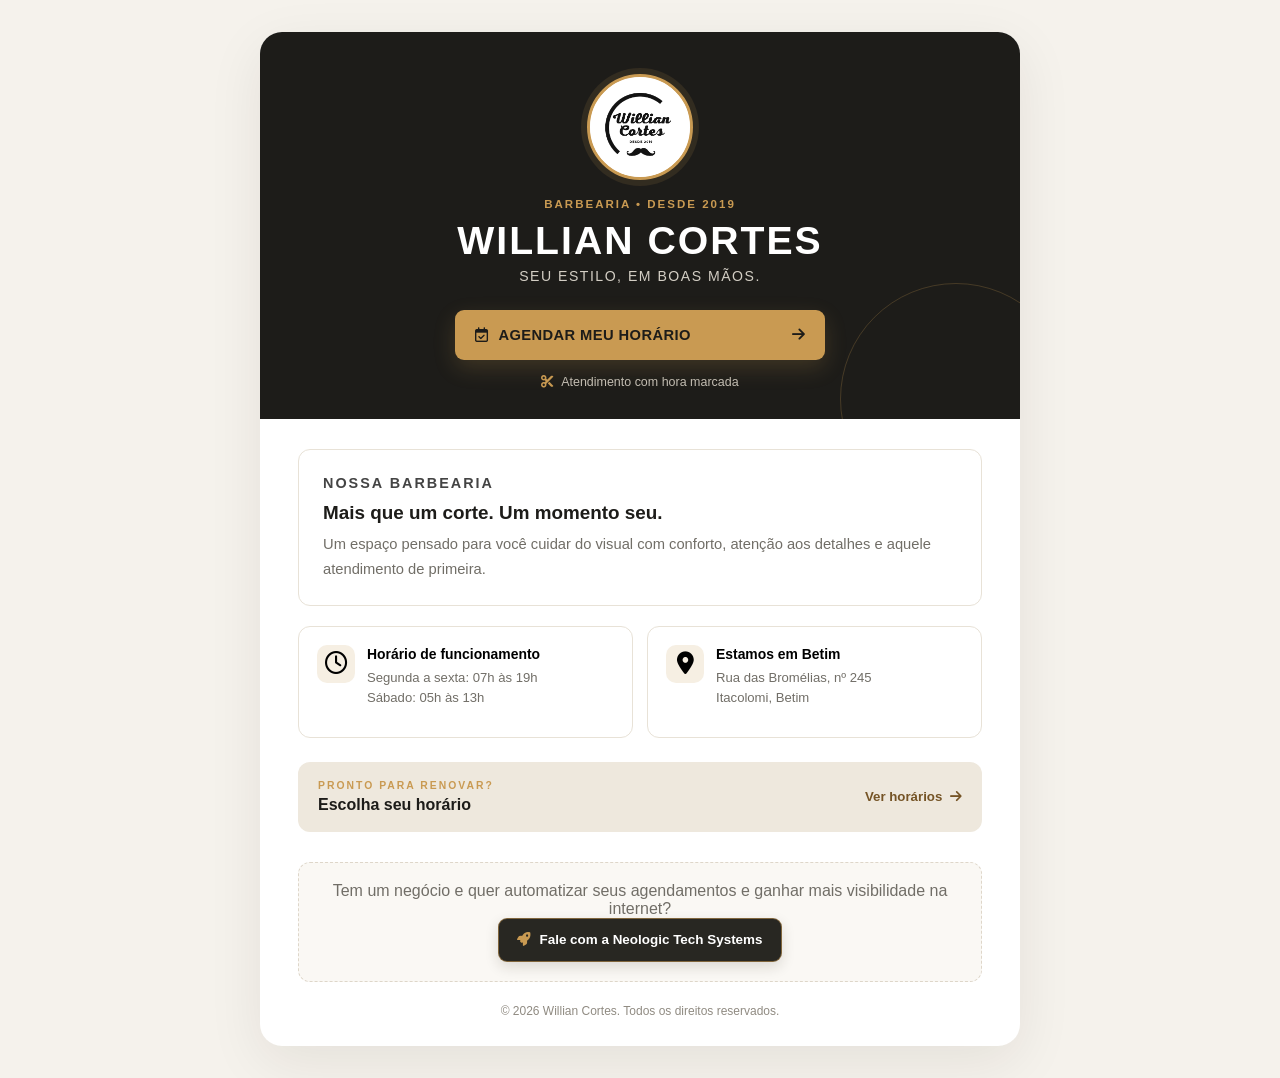
<file: index.html>
<!DOCTYPE html>
<html lang="pt-BR">
<head>
    <meta charset="UTF-8">
    <meta name="viewport" content="width=device-width, initial-scale=1.0">
    <meta name="theme-color" content="#171715">
    <meta name="description" content="Agende seu horário na barbearia Willian Cortes, no bairro Itacolomi, em Betim. Atendimento com hora marcada para cuidar do seu estilo.">
    <title>Willian Cortes | Barbearia</title>
    <meta property="og:type" content="website">
    <meta property="og:locale" content="pt_BR">
    <meta property="og:site_name" content="Willian Cortes">
    <meta property="og:title" content="Willian Cortes | Barbearia em Betim">
    <meta property="og:description" content="Agende seu horário na barbearia Willian Cortes, no bairro Itacolomi, em Betim. Atendimento com hora marcada para cuidar do seu estilo.">
    <meta property="og:url" content="https://agendamento-barbearia-willian-corte.vercel.app/">
    <meta property="og:image" content="https://agendamento-barbearia-willian-corte.vercel.app/logo.jpg.jpg">
    <meta property="og:image:secure_url" content="https://agendamento-barbearia-willian-corte.vercel.app/logo.jpg.jpg">
    <meta property="og:image:type" content="image/jpeg">
    <meta property="og:image:width" content="782">
    <meta property="og:image:height" content="782">
    <meta property="og:image:alt" content="Logo da barbearia Willian Cortes">
    <meta name="twitter:card" content="summary_large_image">
    <meta name="twitter:title" content="Willian Cortes | Barbearia em Betim">
    <meta name="twitter:description" content="Agende seu horário na barbearia Willian Cortes, no bairro Itacolomi, em Betim.">
    <meta name="twitter:image" content="https://agendamento-barbearia-willian-corte.vercel.app/logo.jpg.jpg">
    <link rel="stylesheet" href="style.css">
    <link rel="stylesheet" href="barbearia-pages.css">
    <link rel="stylesheet" href="https://cdnjs.cloudflare.com/ajax/libs/font-awesome/6.5.1/css/all.min.css">
</head>
<body class="landing-page">
    <main class="app-container landing-container">
        <header class="landing-header">
            <div class="brand-logo-container">
                <img src="logo.jpg.jpg" alt="Logo da barbearia Willian Cortes">
            </div>
            <p class="landing-eyebrow">Barbearia • Desde 2019</p>
            <h1>Willian Cortes</h1>
            <p class="tagline">Seu estilo, em boas mãos.</p>
            <a href="agendar.html" class="btn-primary-action">
                <i class="fa-regular fa-calendar-check" aria-hidden="true"></i>
                Agendar meu horário
                <i class="fa-solid fa-arrow-right landing-button-arrow" aria-hidden="true"></i>
            </a>
            <p class="landing-trust"><i class="fa-solid fa-scissors" aria-hidden="true"></i> Atendimento com hora marcada</p>
        </header>

        <section class="section about-section">
            <p class="section-kicker">Nossa barbearia</p>
            <h2>Mais que um corte. Um momento seu.</h2>
            <p>Um espaço pensado para você cuidar do visual com conforto, atenção aos detalhes e aquele atendimento de primeira.</p>
        </section>

        <section class="section info-section" aria-label="Informações da barbearia">
            <article class="info-card">
                <span class="info-icon"><i class="fa-regular fa-clock" aria-hidden="true"></i></span>
                <div>
                    <h3>Horário de funcionamento</h3>
                    <p>Segunda a sexta: 07h às 19h<br>Sábado: 05h às 13h</p>
                </div>
            </article>
            <article class="info-card">
                <span class="info-icon"><i class="fa-solid fa-location-dot" aria-hidden="true"></i></span>
                <div>
                    <h3>Estamos em Betim</h3>
                    <p>Rua das Bromélias, nº 245<br>Itacolomi, Betim</p>
                </div>
            </article>
        </section>

        <section class="landing-booking-prompt">
            <div>
                <p class="section-kicker">Pronto para renovar?</p>
                <h2>Escolha seu horário</h2>
            </div>
            <a href="agendar.html" class="landing-secondary-link">Ver horários <i class="fa-solid fa-arrow-right" aria-hidden="true"></i></a>
        </section>

        <aside class="powered-by">
            <p>Tem um negócio e quer automatizar seus agendamentos e ganhar mais visibilidade na internet?</p>
            <a href="https://api.whatsapp.com/send?phone=5531972478571&text=Ol%C3%A1!%20Gostaria%20de%20ter%20um%20sistema%20de%20agendamento%20como%20o%20da%20Neologic%20Tech%20Systems%20para%20o%20meu%20neg%C3%B3cio."
               target="_blank" rel="noopener noreferrer">
                <i class="fa-solid fa-rocket" aria-hidden="true"></i> Fale com a Neologic Tech Systems
            </a>
        </aside>

        <footer class="landing-footer">
            <p>&copy; 2026 Willian Cortes. Todos os direitos reservados.</p>
        </footer>
    </main>
</body>
</html>
</file>
<file: style.css>
* {
    margin: 0;
    padding: 0;
    box-sizing: border-box;
    font-family: 'Segoe UI', Tahoma, Geneva, Verdana, sans-serif;
}

body {
    background-color: #F4F4F9;
    color: #000000;
    display: flex;
    justify-content: center;
    min-height: 100vh;
}

.app-container {
    width: 100%;
    max-width: 480px;
    background-color: #FFFFFF;
    padding: 20px;
    padding-bottom: 130px;
    box-shadow: 0 0 30px rgba(0, 0, 0, 0.08);
    border-left: 1px solid #EAEAEA;
    border-right: 1px solid #EAEAEA;
}

/* Cabeçalho Minimalista */
.barber-header {
    border-bottom: 1px solid #EAEAEA;
    padding-bottom: 18px;
    margin-bottom: 25px;
    text-align: center;
}

.brand-info {
    display: flex;
    flex-direction: column;
    align-items: center;
    gap: 8px;
}

.brand-logo-container {
    width: 90px;
    height: 90px;
    background: #FFFFFF;
    border: 2px solid #000000;
    border-radius: 50%;
    display: flex;
    align-items: center;
    justify-content: center;
    margin: 0 auto 15px auto;
    overflow: hidden;
}

.brand-info h1 {
    font-size: 1.6rem;
    letter-spacing: 1.5px;
    color: #000000;
    text-transform: uppercase;
    font-weight: 700;
}

.brand-info p {
    font-size: 0.75rem;
    color: #666666;
    letter-spacing: 3px;
    text-transform: uppercase;
    font-weight: 500;
}

.section {
    margin-bottom: 25px;
}

.section h2 {
    font-size: 1.05rem;
    margin-bottom: 12px;
    color: #000000;
    text-transform: uppercase;
    letter-spacing: 1px;
    border-left: 3px solid #000000;
    padding-left: 8px;
}

/* Cards de Barbeiros */
.barbers-grid {
    display: grid;
    grid-template-columns: 1fr 1fr;
    gap: 12px;
}

.barber-card {
    background: #F9F9F9;
    border: 1px solid #EAEAEA;
    border-radius: 6px;
    padding: 15px;
    text-align: center;
    cursor: pointer;
    transition: 0.2s;
}

.barber-card.active {
    border-color: #000000 !important;
    background: #EEEEEE !important;
}

.barber-avatar {
    font-size: 1.5rem;
    color: #000000;
    margin-bottom: 8px;
}

.barber-card h3 {
    font-size: 1rem;
    color: #000000;
    font-weight: 600;
}

/* Grade de Serviços */
.services-grid {
    display: grid;
    grid-template-columns: 1fr 1fr;
    gap: 10px;
}

.service-card {
    background: #F9F9F9;
    border: 1px solid #EAEAEA;
    border-radius: 6px;
    padding: 12px 10px;
    display: flex;
    flex-direction: column;
    justify-content: space-between;
    align-items: flex-start;
    cursor: pointer;
    transition: 0.2s;
    gap: 8px;
}

.service-card.active {
    border-color: #000000 !important;
    background: #EEEEEE !important;
}

.service-info {
    width: 100%;
}

.service-info h3 {
    font-size: 0.85rem;
    margin-bottom: 0;
    color: #000000;
    display: flex;
    align-items: flex-start;
    gap: 6px;
    line-height: 1.3;
}

.service-info span {
    font-size: 0.78rem;
    color: #666666;
}

.price {
    font-weight: bold;
    color: #000000;
    font-size: 0.85rem;
    background: #EEEEEE;
    padding: 6px;
    border-radius: 4px;
    border: 1px solid #DDDDDD;
    width: 100%;
    text-align: center;
    margin-top: auto;
}

/* Inputs */
.datetime-inputs, .client-inputs {
    display: flex;
    flex-direction: column;
    gap: 12px;
}

.input-group {
    display: flex;
    flex-direction: column;
    gap: 5px;
}

.input-group label {
    font-size: 0.85rem;
    color: #555555;
}

input, select {
    width: 100%;
    padding: 12px;
    background: #F9F9F9;
    border: 1px solid #DDDDDD;
    border-radius: 6px;
    color: #000000;
    font-size: 1rem;
    outline: none;
    transition: 0.2s;
}

input:focus, select:focus {
    border-color: #000000;
    background: #FFFFFF;
}

/* Rodapé Fixo com Botão */
.footer-action {
    position: fixed;
    bottom: 0;
    left: 50%;
    transform: translateX(-50%);
    width: 100%;
    max-width: 480px;
    padding: 15px 20px;
    background: #FFFFFF;
    border-top: 1px solid #EAEAEA;
    z-index: 99;
}

.btn-whatsapp {
    width: 100%;
    padding: 15px;
    background-color: #000000;
    color: #FFFFFF;
    border: none;
    border-radius: 6px;
    font-size: 1.05rem;
    font-weight: bold;
    cursor: pointer;
    display: flex;
    justify-content: center;
    align-items: center;
    gap: 10px;
    transition: 0.2s;
    text-transform: uppercase;
    letter-spacing: 0.5px;
}

.btn-whatsapp:hover {
    background-color: #333333;
}

/* Estilos específicos para a Landing Page */
.landing-container {
    text-align: center;
    padding-bottom: 40px;
}

.landing-header {
    padding: 30px 0 20px 0;
    border-bottom: 1px solid #EAEAEA;
    margin-bottom: 25px;
}

.landing-header h1 {
    font-size: 1.8rem;
    color: #000000;
    margin-bottom: 5px;
    letter-spacing: 1.5px;
    text-transform: uppercase;
}

.tagline {
    font-size: 0.8rem;
    color: #666666;
    text-transform: uppercase;
    letter-spacing: 3px;
}

.about-section {
    text-align: left;
    background: #F9F9F9;
    padding: 15px;
    border-radius: 6px;
    margin-bottom: 20px;
    border: 1px solid #EAEAEA;
}

.about-section p {
    font-size: 0.9rem;
    color: #444444;
    line-height: 1.5;
}

.info-section {
    display: flex;
    flex-direction: column;
    gap: 12px;
    margin-bottom: 30px;
}

.info-card {
    background: #F9F9F9;
    padding: 12px 15px;
    border-radius: 6px;
    display: flex;
    align-items: center;
    gap: 15px;
    text-align: left;
    border: 1px solid #EAEAEA;
}

.info-card i {
    font-size: 1.4rem;
    color: #000000;
}

.info-card h3 {
    font-size: 0.95rem;
    color: #000000;
    margin-bottom: 3px;
}

.info-card p {
    font-size: 0.8rem;
    color: #666666;
}

.landing-action {
    margin-top: 20px;
}

.btn-primary-action {
    display: flex;
    justify-content: center;
    align-items: center;
    gap: 10px;
    width: 100%;
    padding: 16px;
    background-color: #000000;
    color: #FFFFFF;
    text-decoration: none;
    border-radius: 6px;
    font-size: 1.05rem;
    font-weight: bold;
    text-transform: uppercase;
    letter-spacing: 1px;
    transition: 0.2s;
}

.btn-primary-action:hover {
    background-color: #333333;
}

.landing-footer {
    margin-top: 30px;
    font-size: 0.75rem;
    color: #888888;
}
</file>
<file: barbearia-pages.css>
/* Styles for the public home and booking pages only; the management panel keeps style.css unchanged. */
.landing-page,
.booking-page {
    --page-ink: #1d1c19;
    --page-muted: #716e67;
    --page-accent: #c99a52;
    --page-paper: #f5f2ec;
    --page-line: #e8e2d7;
    background: var(--page-paper);
    color: var(--page-ink);
}

.landing-page .app-container,
.booking-page .app-container {
    max-width: 760px;
    border: 0;
    box-shadow: 0 16px 55px rgba(32, 27, 19, 0.08);
}

.landing-page .app-container {
    margin: 32px 16px;
    padding: 0 38px 28px;
    border-radius: 22px;
}

.landing-page .landing-header {
    position: relative;
    padding: 42px 12px 30px;
    margin: 0 -38px 30px;
    overflow: hidden;
    background: #1d1c19;
    border: 0;
    border-radius: 22px 22px 0 0;
    color: #fff;
}

.landing-page .landing-header::after {
    position: absolute;
    right: -52px;
    bottom: -96px;
    width: 230px;
    height: 230px;
    border: 1px solid rgba(201, 154, 82, 0.24);
    border-radius: 50%;
    content: "";
    pointer-events: none;
}

.landing-page .brand-logo-container {
    width: 106px;
    height: 106px;
    margin-bottom: 18px;
    border: 3px solid var(--page-accent);
    box-shadow: 0 0 0 6px rgba(201, 154, 82, 0.12);
}

.landing-page .brand-logo-container img {
    width: 100%;
    height: 100%;
    object-fit: cover;
    border-radius: 50%;
}

.landing-eyebrow,
.section-kicker {
    color: var(--page-accent);
    font-size: 0.72rem;
    font-weight: 800;
    letter-spacing: 2px;
    text-transform: uppercase;
}

.landing-page .landing-header h1 {
    margin: 9px 0 5px;
    color: #fff;
    font-size: clamp(1.8rem, 6vw, 2.45rem);
    letter-spacing: 2px;
}

.landing-page .tagline {
    color: #d3cec4;
    font-size: 0.88rem;
    letter-spacing: 1.5px;
}

.landing-page .btn-primary-action {
    position: relative;
    z-index: 1;
    max-width: 370px;
    margin: 26px auto 0;
    padding: 17px 20px;
    border-radius: 9px;
    background: var(--page-accent);
    color: #1d1c19;
    font-size: 0.92rem;
    letter-spacing: 0.4px;
    box-shadow: 0 8px 22px rgba(201, 154, 82, 0.2);
}

.landing-page .btn-primary-action:hover {
    background: #d8ad6b;
}

.landing-button-arrow {
    margin-left: auto;
}

.landing-trust {
    margin-top: 15px;
    color: #c3beb4;
    font-size: 0.78rem;
}

.landing-trust i {
    margin-right: 5px;
    color: var(--page-accent);
}

.landing-page .about-section {
    margin-bottom: 20px;
    padding: 23px 24px;
    border: 1px solid var(--page-line);
    border-radius: 12px;
    background: #fff;
}

.landing-page .about-section .section-kicker {
    margin-bottom: 7px;
}

.landing-page .about-section h2,
.landing-booking-prompt h2 {
    margin: 0 0 8px;
    color: var(--page-ink);
    font-size: 1.18rem;
    letter-spacing: 0;
    text-transform: none;
    border: 0;
    padding: 0;
}

.landing-page .about-section p:last-child {
    color: var(--page-muted);
    font-size: 0.92rem;
    line-height: 1.7;
}

.landing-page .info-section {
    display: grid;
    grid-template-columns: 1fr 1fr;
    gap: 14px;
    margin-bottom: 20px;
}

.landing-page .info-card {
    min-height: 112px;
    padding: 18px;
    align-items: flex-start;
    gap: 12px;
    border: 1px solid var(--page-line);
    border-radius: 12px;
    background: #fff;
}

.info-icon {
    display: grid;
    width: 38px;
    height: 38px;
    flex: 0 0 38px;
    place-items: center;
    border-radius: 10px;
    background: #f6efe3;
    color: #9c7134;
}

.landing-page .info-card h3 {
    margin: 1px 0 6px;
    font-size: 0.87rem;
}

.landing-page .info-card p {
    color: var(--page-muted);
    font-size: 0.82rem;
    line-height: 1.55;
}

.landing-booking-prompt {
    display: flex;
    justify-content: space-between;
    align-items: center;
    gap: 12px;
    margin: 24px 0 30px;
    padding: 18px 20px;
    border-radius: 12px;
    background: #eee8dd;
    text-align: left;
}

.landing-booking-prompt .section-kicker {
    margin-bottom: 5px;
    font-size: 0.65rem;
}

.landing-booking-prompt h2 {
    margin-bottom: 0;
    font-size: 1rem;
}

.landing-secondary-link {
    flex: 0 0 auto;
    color: #755426;
    font-size: 0.83rem;
    font-weight: 750;
    text-decoration: none;
}

.landing-secondary-link i {
    margin-left: 4px;
}

.landing-page .powered-by {
    margin-top: 0;
    padding: 19px 14px;
    border: 1px dashed #ded6c9;
    border-radius: 12px;
    background: #faf8f4;
}

.landing-page .powered-by p {
    color: var(--page-muted);
}

.landing-page .powered-by a {
    display: inline-flex;
    align-items: center;
    justify-content: center;
    gap: 9px;
    max-width: 100%;
    margin: 0 auto;
    padding: 12px 18px;
    border: 1px solid rgba(201, 154, 82, 0.55);
    border-radius: 9px;
    background: #282722;
    color: #fff !important;
    font-size: 0.84rem;
    font-weight: 700;
    line-height: 1.35;
    text-align: center;
    text-decoration: none !important;
    box-shadow: 0 5px 14px rgba(32, 27, 19, 0.14);
    transition: background-color 0.2s ease, border-color 0.2s ease, transform 0.2s ease, box-shadow 0.2s ease;
}

.landing-page .powered-by a i {
    color: var(--page-accent);
}

.landing-page .powered-by a:hover {
    background: #4a463d;
    border-color: var(--page-accent);
    box-shadow: 0 7px 17px rgba(32, 27, 19, 0.2);
    transform: translateY(-1px);
}

.landing-page .powered-by a:focus-visible {
    outline: 3px solid rgba(201, 154, 82, 0.5);
    outline-offset: 3px;
}

.landing-page .landing-footer {
    margin-top: 22px;
    color: #908b82;
}

.booking-page .app-container {
    margin: 24px 16px;
    padding: 28px 32px 130px;
    border-radius: 18px;
}

.booking-page .barber-header {
    position: relative;
    display: flex;
    justify-content: space-between;
    align-items: center;
    gap: 12px;
    min-height: 76px;
    margin-bottom: 22px;
    padding: 0 0 18px;
    border-bottom: 1px solid var(--page-line);
    text-align: left;
}

.booking-page .brand-info {
    flex-direction: row;
    align-items: center;
    gap: 12px;
}

.booking-page .brand-info .brand-logo-container {
    flex: 0 0 50px;
    border: 2px solid var(--page-accent);
}

.booking-page .brand-info h1 {
    font-size: 1.15rem;
    letter-spacing: 1px;
}

.booking-page .brand-info p {
    margin-top: 3px;
    color: var(--page-muted);
    font-size: 0.65rem;
    letter-spacing: 2px;
}

.booking-welcome {
    margin-left: auto;
    color: var(--page-muted);
    font-size: 0.8rem;
}

.booking-home-link {
    color: #795b30;
    font-size: 0.78rem;
    font-weight: 700;
    text-decoration: none;
    white-space: nowrap;
}

.booking-home-link i {
    margin-right: 4px;
}

.booking-page .section {
    margin-bottom: 18px;
    padding: 20px;
    border: 1px solid var(--page-line);
    border-radius: 13px;
    background: #fff;
}

.booking-page .section h2 {
    margin-bottom: 15px;
    border-left-color: var(--page-accent);
    color: var(--page-ink);
    font-size: 0.96rem;
    letter-spacing: 0.5px;
}

.booking-page .barber-card,
.booking-page .service-card {
    border-color: var(--page-line);
    border-radius: 9px;
    background: #fbfaf8;
}

.booking-page .barber-card:hover,
.booking-page .service-card:hover {
    border-color: #cbb38e;
    transform: translateY(-1px);
}

.booking-page .barber-card.active,
.booking-page .service-card.active {
    border-color: var(--page-accent) !important;
    background: #fbf5e9 !important;
    box-shadow: 0 0 0 1px rgba(201, 154, 82, 0.12);
}

.booking-page .barber-avatar,
.booking-page .service-card .checkbox-icon {
    color: #9c7134;
}

.booking-page .service-card {
    min-height: 94px;
    padding: 13px;
}

.booking-page .service-info h3 {
    font-size: 0.84rem;
}

.booking-page .price {
    width: auto;
    padding: 4px 8px;
    border-color: #eee4d3;
    background: #f6efe3;
    color: #72542d;
    font-size: 0.78rem;
}

.booking-page .input-group label {
    color: #514e48;
    font-weight: 650;
}

.booking-page input,
.booking-page select {
    border-color: #e2ddd3;
    border-radius: 8px;
    background: #fbfaf8;
}

.booking-page input:focus,
.booking-page select:focus {
    border-color: var(--page-accent);
    box-shadow: 0 0 0 3px rgba(201, 154, 82, 0.13);
}

.booking-page #resumo-flutuante {
    position: sticky;
    bottom: 84px;
    z-index: 10;
    border: 1px solid #e8d8bc !important;
    border-radius: 11px !important;
    background: #fffaf1 !important;
    box-shadow: 0 8px 24px rgba(53, 42, 26, 0.12) !important;
}

.booking-page #resumo-valor-total {
    color: var(--page-ink) !important;
}

.booking-page #resumo-duracao {
    background: #332f27 !important;
}

.booking-page .footer-action {
    max-width: 760px;
    padding: 14px 32px max(14px, env(safe-area-inset-bottom));
    border-top-color: var(--page-line);
    background: rgba(255, 255, 255, 0.97);
    box-shadow: 0 -8px 25px rgba(35, 29, 19, 0.06);
}

.booking-page .btn-whatsapp {
    border-radius: 9px;
    background: #282722;
    font-size: 0.95rem;
}

.booking-page .btn-whatsapp:hover {
    background: #49463e;
}

#modal-confirmacao > div {
    border-radius: 16px !important;
    border: 1px solid var(--page-line);
}

#modal-confirmacao #btn-confirmar-envio,
#modal-confirmacao button[onclick="fecharModalConfirmacao()"] {
    border-radius: 9px !important;
}

@media (max-width: 600px) {
    .landing-page .app-container {
        margin: 0;
        padding: 0 18px 24px;
        border-radius: 0;
    }

    .landing-page .landing-header {
        margin: 0 -18px 22px;
        padding: 34px 18px 27px;
        border-radius: 0 0 18px 18px;
    }

    .landing-page .info-section {
        grid-template-columns: 1fr;
        gap: 10px;
    }

    .landing-page .info-card {
        min-height: 0;
    }

    .landing-page .about-section {
        padding: 19px;
    }

    .landing-booking-prompt {
        padding: 16px;
    }

    .booking-page .app-container {
        margin: 0;
        padding: 18px 14px 130px;
        border-radius: 0;
    }

    .booking-page .barber-header {
        flex-wrap: wrap;
        gap: 12px 8px;
    }

    .booking-welcome {
        display: none;
    }

    .booking-page .booking-home-link {
        margin-left: auto;
    }

    .booking-page .section {
        padding: 16px 13px;
    }

    .booking-page .services-grid {
        gap: 8px;
    }

    .booking-page .service-card {
        min-height: 100px;
        padding: 10px 8px;
    }

    .booking-page .footer-action {
        padding-right: 14px;
        padding-left: 14px;
    }
}

@media (max-width: 370px) {
    .landing-booking-prompt {
        align-items: flex-start;
        flex-direction: column;
    }

    .booking-page .service-info h3 {
        font-size: 0.77rem;
    }
}
</file>
